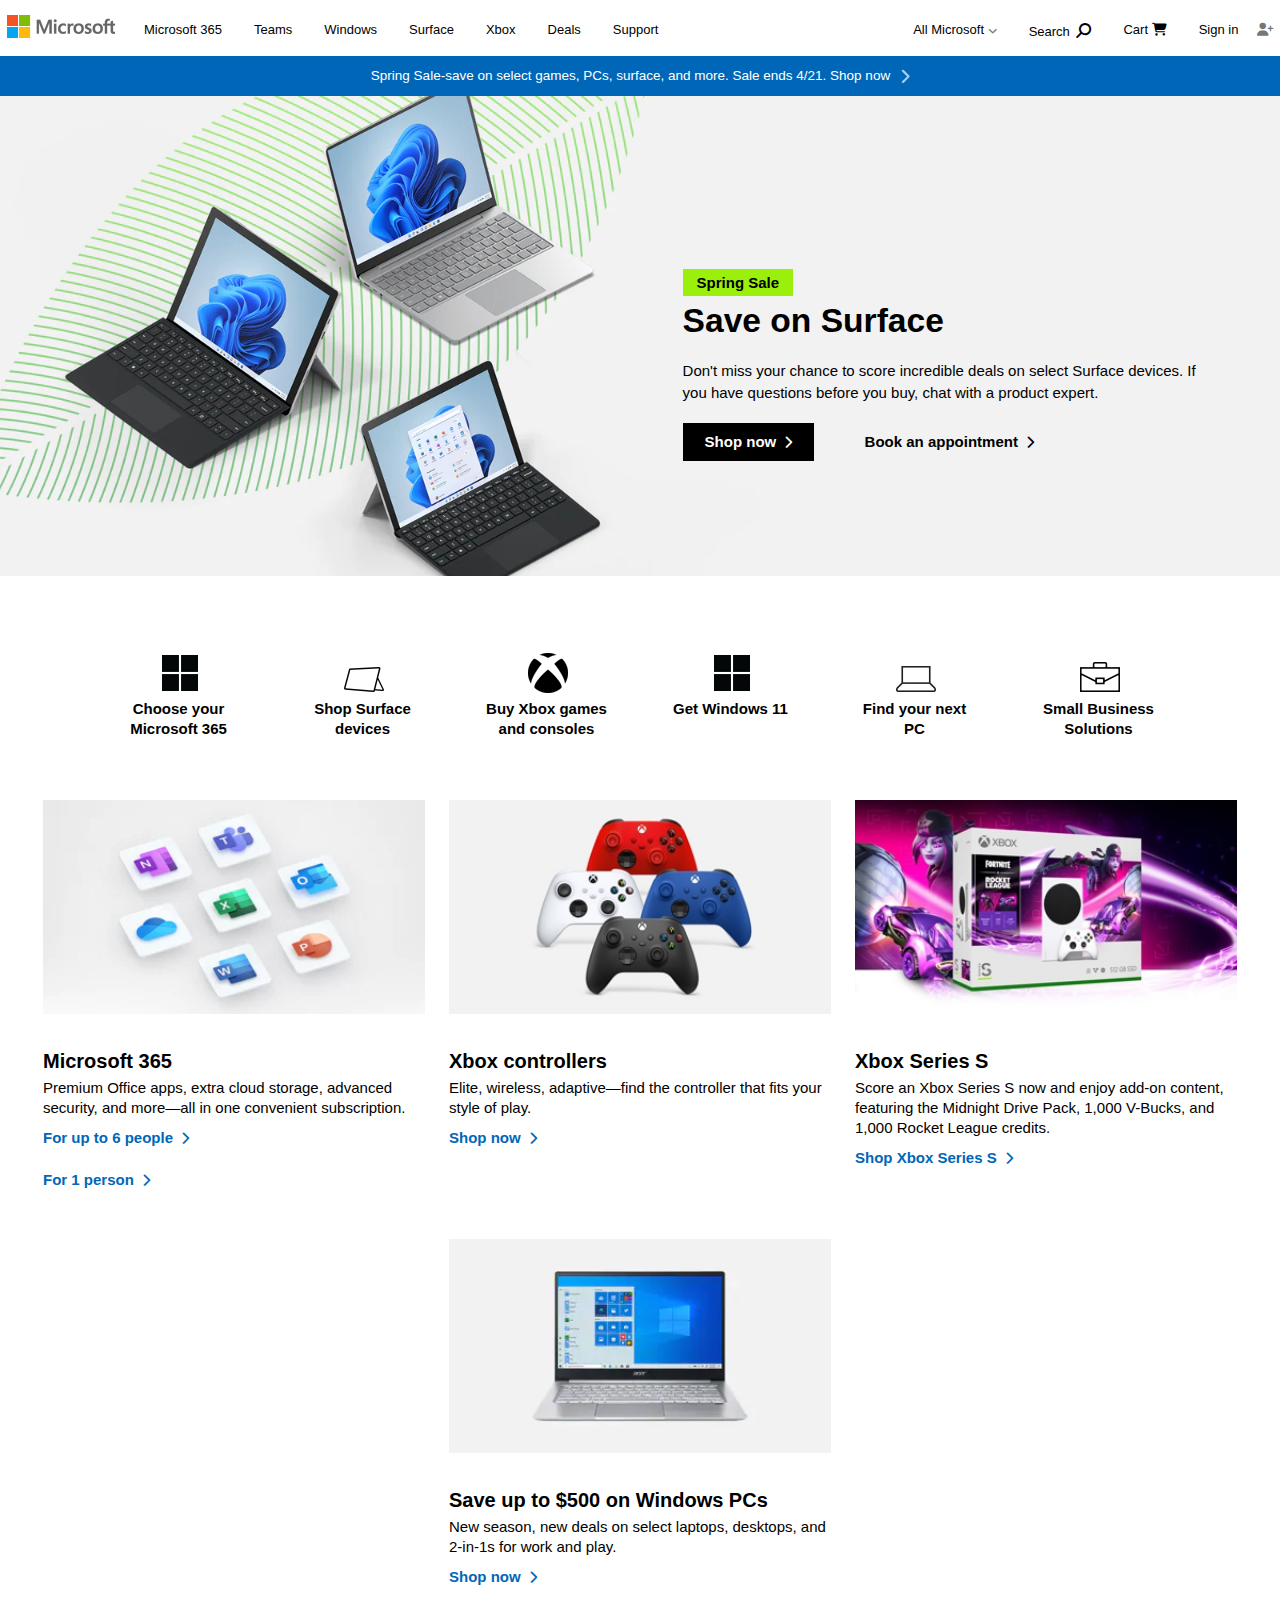
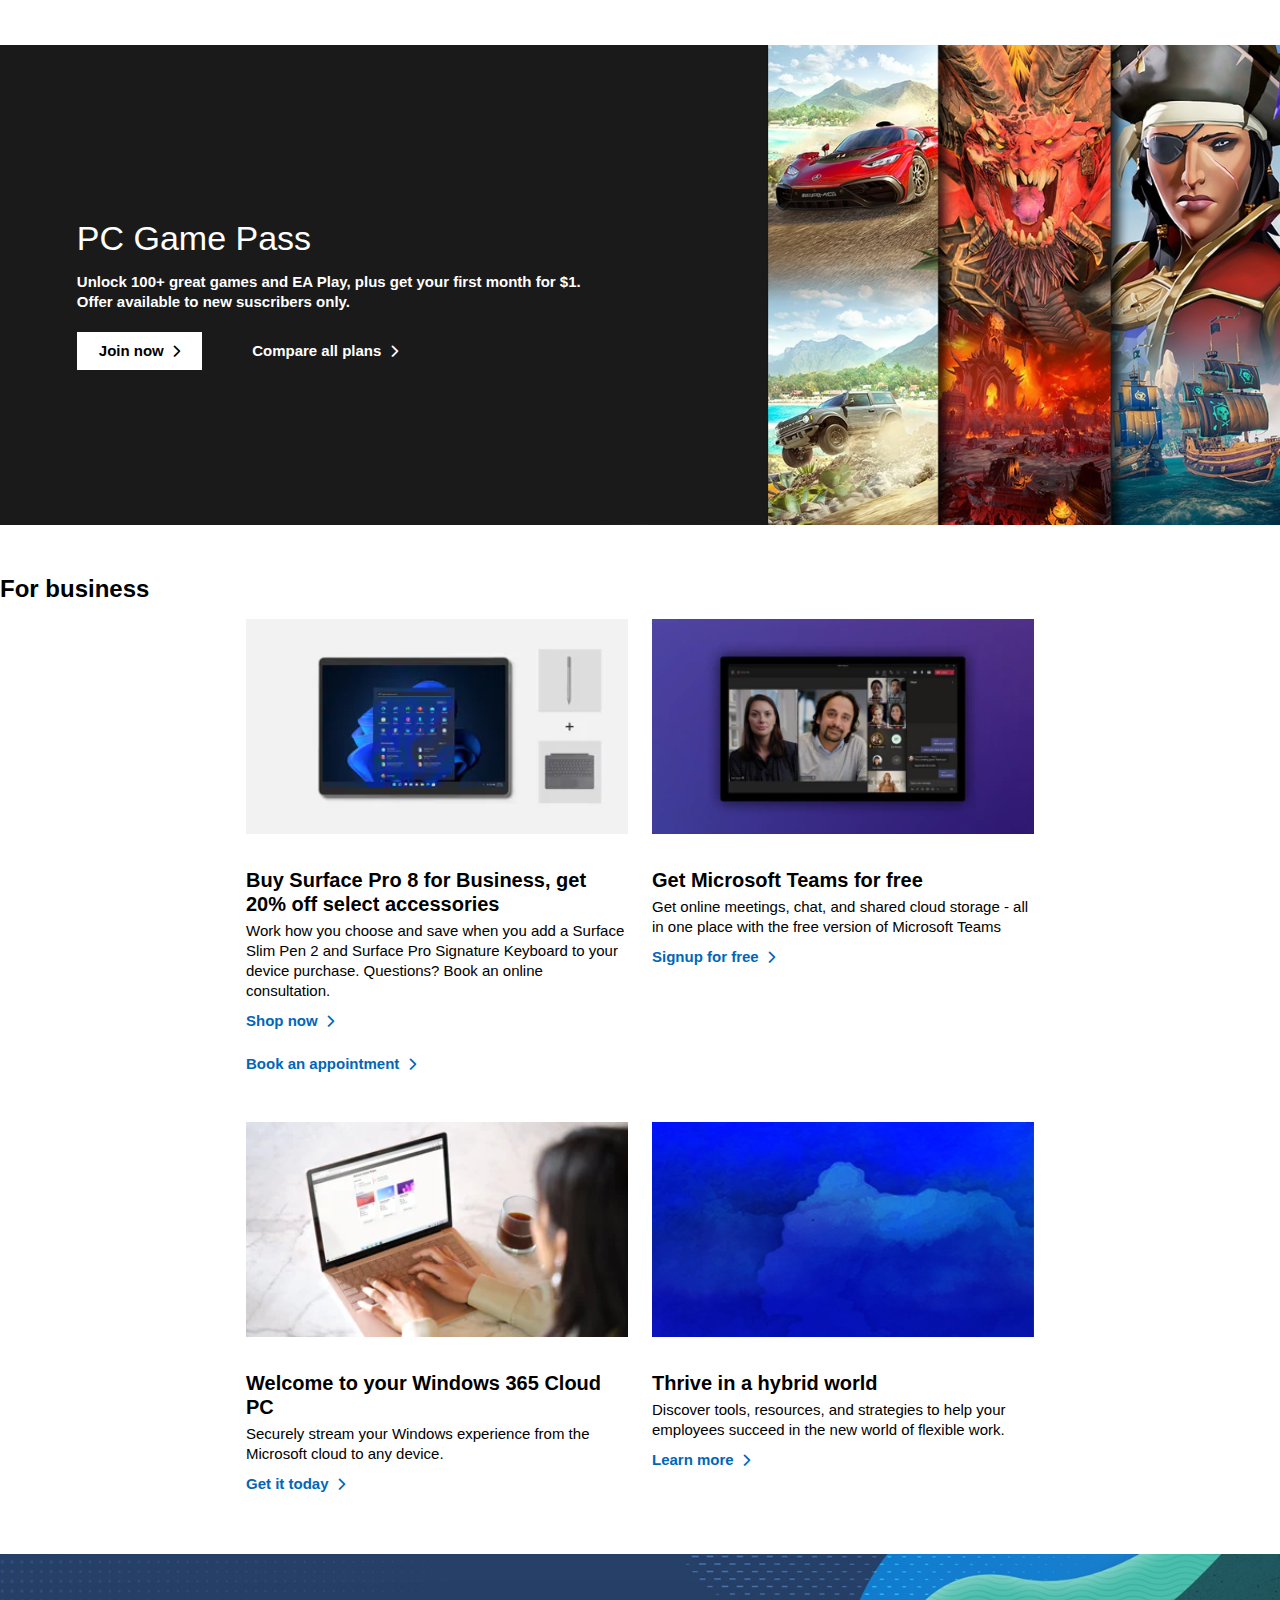
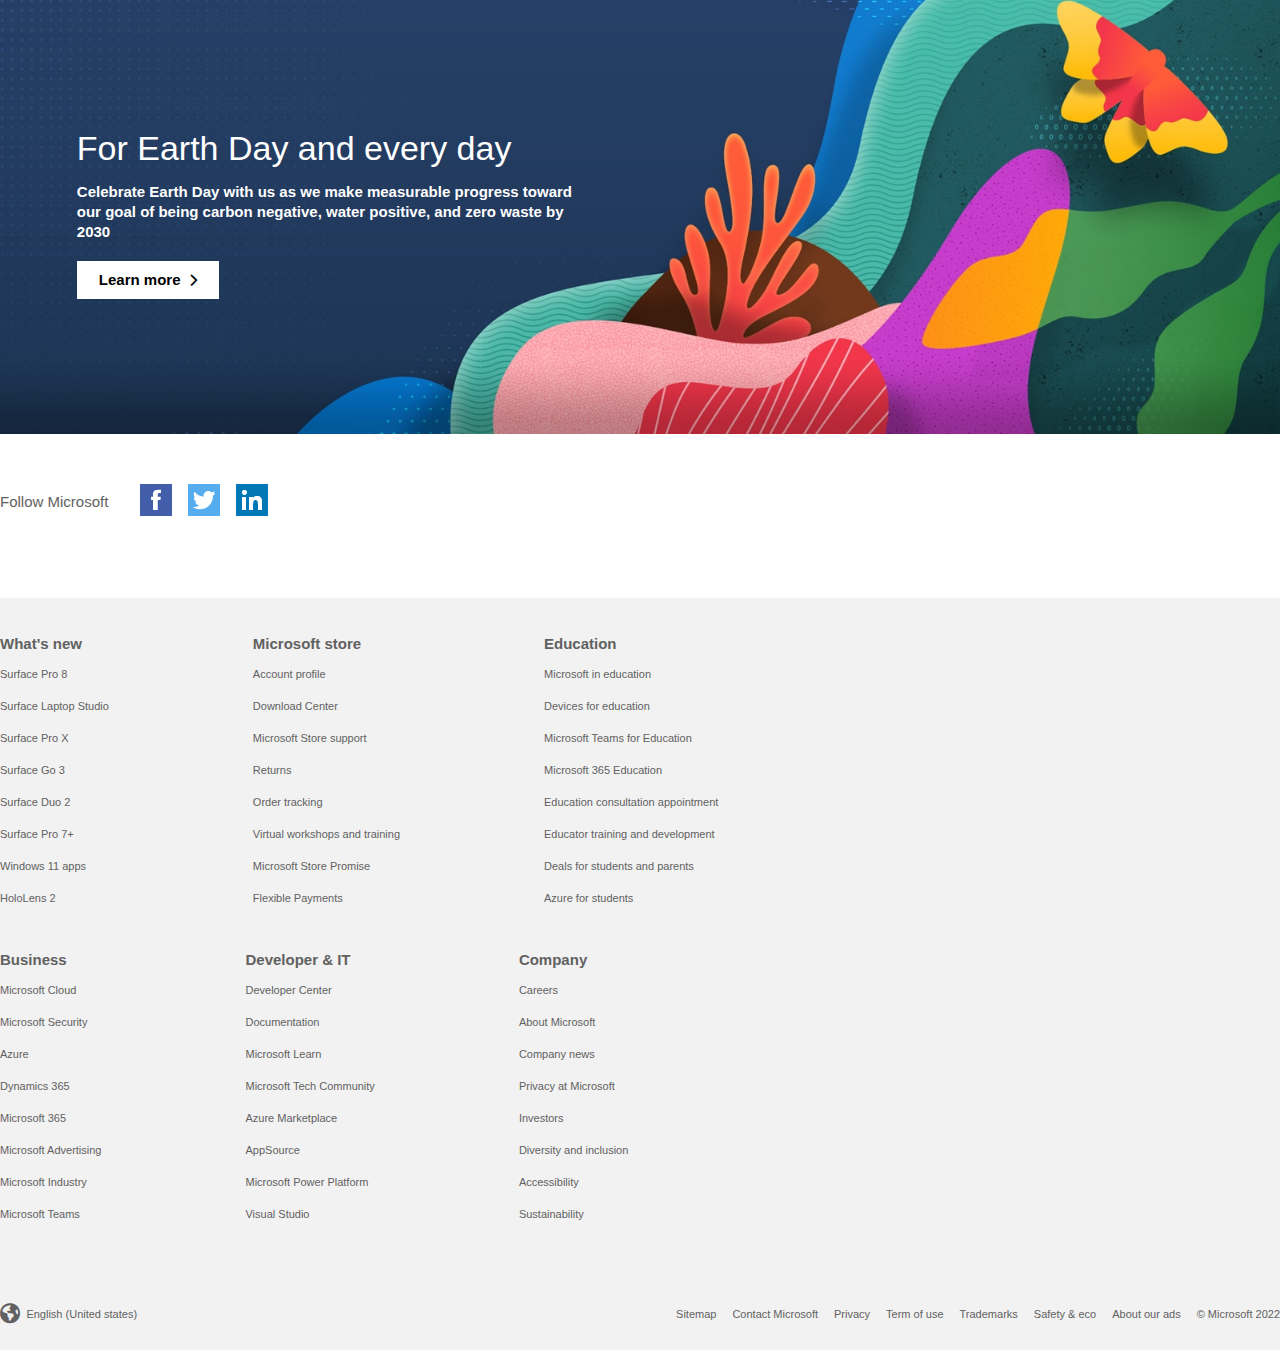
<file: index.html>
<!DOCTYPE html>
<html lang="en">

<head>
    <meta charset="UTF-8">
    <meta http-equiv="X-UA-Compatible" content="IE=edge">
    <meta name="viewport" content="width=device-width, initial-scale=1.0">

    <!-- font-awesome cdn-link   -->

    <link rel="stylesheet" href="https://cdnjs.cloudflare.com/ajax/libs/font-awesome/6.1.1/css/all.min.css" />

    <!-- links -->

    <link rel="shortcut icon" href="/assets/images/microsoft-favicon.png" type="image/x-icon">
    <link rel="stylesheet" href="assets/css/reset.css">
    <link rel="stylesheet" href="assets/css/style.css">

    <title>Microsoft-Cloud, Computers, Apps & Gaming Clone</title>
</head>

<body>

    <!--Start of the HEADER section  -->
    <header class="header__area">
        <div class="header__area-container container">

            <!-- ms logo  -->
            <div>
                <a href="./" class="logo">
                    <img src="assets/images/ms-logo.png" alt="Microsoft" class="logo-img"></a>
            </div>

            <!-- navigation links  -->
            <nav class="header__nav">

                <!-- start right navigation links -->
                <ul class="header__left-nav-links">

                    <li>
                        <a href="#Microsoft365">Microsoft 365</a>
                    </li>
                    <li>
                        <a href="#Teams">Teams</a>
                    </li>
                    <li>
                        <a href="#Windows">Windows</a>
                    </li>
                    <li>
                        <a href="#Surface">Surface</a>
                    </li>
                    <li>
                        <a href="#Xbox">Xbox</a>
                    </li>
                    <li>
                        <a href="#Deals">Deals</a>
                    </li>
                    <li>
                        <a href="#Support">Support</a>
                    </li>
                </ul>
                <!-- end of the right navigation links -->

                <!-- Start of Right navigation links  -->
                <ul class="header__right-nav-links">

                    <li>
                        <a href="#All Microsoft">All Microsoft</a>
                        <i class="fa fa-solid fa-chevron-down"></i>
                    </li>

                    <li>
                        <a href="#Search">Search</a>
                        <i class="fa fa-solid fa-magnifying-glass"></i>
                    </li>

                    <li>
                        <a href="#Cart" class="cart-shop">Cart </a>
                        <i class="fa fa-solid fa-cart-shopping"></i>
                    </li>

                    <li>
                        <a href="#Sign in">Sign in </a>
                        <i class="fa fa-solid fa-user-plus"></i>
                    </li>

                </ul>
                <!-- End of Right navigation links  -->

            </nav>

        </div>
        <!-- End of header container  -->

    </header>
    <!-- End of HEADER  -->

    <!-- Start of MAIN  -->
    <main class="main__area">

        <div class="main__area-container container">
            <!-- start of sales notification div  -->
            <div class="sales__notification">
                <a href="#">
                    Spring Sale-save on select games, PCs,  surface, and more. Sale ends 4/21. Shop now
                </a>
                <i class="fa-solid fa-chevron-right"></i>

            </div>
            <!-- end of sales notification  -->

            <!-- start of hero section  -->
            <section class="hero">

                <div class="hero__top">

                    <img src="assets/images/hero-1280-up.webp" alt="" class="hero__img">

                    <!-- hero hover text starts here  -->
                    <div class="hero__hover-text">

                        <h2>Save on Surface</h2>
                        <p>Don't miss your chance to score incredible deals on select Surface devices. If you have questions before you buy, chat with a product expert.</p>

                        <div class="btn btn__bg-black">
                            <a href="#" class="btn__color-white">
                                Shop now
                            </a>
                            <i class="fa-solid fa-chevron-right btn__color-white"></i>
                        </div>

                        <div class="btn btn__bg-clear">
                            <a href="#" class="btn__color-black">
                                Book an appointment
                            </a>
                            <i class="fa-solid fa-chevron-right btn__color-black"></i>
                        </div>

                    </div>
                    <!-- hero hover text ends here  -->
                </div>

                <!-- start of hero articles -->
                <div class="hero__articles">

                    <ul class="hero__articles-list">
                        <li class="ha__link">
                            <a href="#">
                                <img src="assets/images/microsoft.png" alt="Microsoft-365">
                                <div>Choose your Microsoft 365</div>
                            </a>
                        </li>
                        <li class="ha__link">
                            <a href="#">
                                <img src="assets/images/surface.webp" alt="Surface-Tablet">
                                <div>Shop Surface devices</div>
                            </a>
                        </li>
                        <li class="ha__link">
                            <a href="#">
                                <img src="assets/images/xbox.webp" alt="Xbox-logo">
                                <div>Buy Xbox games and consoles</div>
                            </a>
                        </li>
                        <li class="ha__link">
                            <a href="#">
                                <img src="assets/images/microsoft.png" alt="Windows-icon">
                                <div>Get Windows 11</div>
                            </a>
                        </li>
                        <li class="ha__link">
                            <a href="#">
                                <img src="assets/images/laptop.webp" alt="Laptop">
                                <div>Find your next PC</div>
                            </a>
                        </li>
                        <li class="ha__link">
                            <a href="#">
                                <img src="assets/images/handbag.webp" alt="Handbag">
                                <div>Small Business Solutions</div>
                            </a>
                        </li>
                    </ul>

                </div>
                <!-- end of hero articles list  -->

            </section>
            <!-- end section hero  -->

            <!-- start of shop-articles section  -->
            <section class="shop__articles">
                <article class="article__col">

                    <img src="assets/images/Microsoft-365.webp" alt="Microsoft 365" class="article__img">

                    <div class="article__text">

                        <h2>Microsoft 365</h2>
                        <p>
                            Premium Office apps, extra cloud storage, advanced security, and more—all in one convenient subscription.
                        </p>

                        <div>
                            <div class="btn btn__bg-clear">
                                <a href="#" class="btn__color-blue">For up to 6 people</a>
                                <i class="fa-solid fa-chevron-right btn__color-blue"></i>
                            </div>

                            <div class="btn btn__bg-clear">
                                <a href="#" class="btn__color-blue">For 1 person</a>
                                <i class="fa-solid fa-chevron-right btn__color-blue"></i>
                            </div>
                        </div>

                    </div>
                </article>

                <article class="article__col">
                    <img src="assets/images/Xbox-controller.jpg" alt="Xbox controllers">
                    <div class="article__text">
                        <h2>Xbox controllers</h2>
                        <p>Elite, wireless, adaptive—find the controller that fits your style of play.
                        </p>

                        <div class="btn btn__bg-clear">
                            <a href="#" class="btn__color-blue">Shop now</a>
                            <i class="fa-solid fa-chevron-right btn__color-blue"></i>
                        </div>

                    </div>
                </article>

                <article class="article__col">
                    <img src="assets/images/Xbox-series-S.jpg" alt="Xbox Series S">
                    <div class="article__text">
                        <h2>Xbox Series S</h2>
                        <p>Score an Xbox Series S now and enjoy add-on content, featuring the Midnight Drive Pack, 1,000 V-Bucks, and 1,000 Rocket League credits.
                        </p>
                        <div class="btn btn__bg-clear">
                            <a href="#" class="btn__color-blue">Shop Xbox Series S</a>
                            <i class="fa-solid fa-chevron-right btn__color-blue"></i>
                        </div>
                    </div>
                </article>

                <article class="article__col">
                    <img src="assets/images/Windows-pc.webp" alt="Computer">
                    <div class="article__text">
                        <h2>Save up to $500 on Windows PCs</h2>
                        <p>New season, new deals on select laptops, desktops, and 2-in-1s for work and play.
                        </p>

                        <div class="btn btn__bg-clear">
                            <a href="#" class="btn__color-blue">Shop now</a>
                            <i class="fa-solid fa-chevron-right btn__color-blue"></i>
                        </div>
                    </div>
                </article>

            </section>
            <!-- end of shop-articles section  -->

            <!-- start of pad hero-1 section  -->
            <section class="pad__hero">

                <img src="assets/images/PC-games-pass.jpg" alt="pad-hero-image">

                <div class="pad-hero__hover-text btn__color-white">

                    <div>
                        <h2>PC Game Pass</h2>

                        <p>
                            Unlock 100+ great games and EA Play, plus get your first month for $1. Offer available to new suscribers only.
                        </p>
                    </div>

                    <div class="pad-hero__btn">

                        <div class="btn btn__bg-white">
                            <a href="#" class="btn__color-black">
                                Join now
                            </a>
                            <i class="fa-solid fa-chevron-right btn__color-black"></i>
                        </div>

                        <div class="btn btn__bg-clear">
                            <a href="#" class="btn__color-white">
                                Compare all plans
                            </a>
                            <i class="fa-solid fa-chevron-right btn__color-white"></i>
                        </div>

                    </div>

                </div>
            </section>
            <!-- end of pad hero-1 section  -->

            <!-- willy's part starts here  -->

            <div class="business">
                <h2 class="business__h2">For business</h2>
            </div>

            <!--start section2 services-->
            <section class="shop__articles">

                <div class="articles__row">

                    <article class="article__col">

                        <img src="./assets/images/buy-surface-pro.webp" alt="one" class="article__img">

                        <div class="article__text">

                            <h2>Buy Surface Pro 8 for Business, get 20% off select accessories</h2>
                            <p>
                                Work how you choose and save when you add a Surface Slim Pen 2 and Surface Pro Signature Keyboard to your device purchase. Questions? Book an online consultation.
                            </p>

                            <div>
                                <div class="btn btn__bg-clear">
                                    <a href="#" class="btn__color-blue">Shop now</a>
                                    <i class="fa-solid fa-chevron-right btn__color-blue"></i>
                                </div>

                                <div class="btn btn__bg-clear">
                                    <a href="#" class="btn__color-blue">Book an appointment</a>
                                    <i class="fa-solid fa-chevron-right btn__color-blue"></i>
                                </div>
                            </div>

                        </div>
                    </article>

                    <article class="article__col">

                        <img src="./assets/images/ms-teams.webp" alt="one" class="article__img">

                        <div class="article__text">

                            <h2>Get Microsoft Teams for free</h2>
                            <p>
                                Get online meetings, chat, and shared cloud storage - all in one place with the free version of Microsoft Teams
                            </p>

                            <div>
                                <div class="btn btn__bg-clear">
                                    <a href="#" class="btn__color-blue">Signup for free</a>
                                    <i class="fa-solid fa-chevron-right btn__color-blue"></i>
                                </div>
                            </div>

                        </div>
                    </article>

                </div>

                <div class="articles__row">

                    <article class="article__col">

                        <img src="./assets/images/Windows-365-Cloud.webp" alt="one" class="article__img">

                        <div class="article__text">

                            <h2>Welcome to your Windows 365 Cloud PC</h2>
                            <p>
                                Securely stream your Windows experience from the Microsoft cloud to any device.
                            </p>

                            <div>
                                <div class="btn btn__bg-clear">
                                    <a href="#" class="btn__color-blue">Get it today</a>
                                    <i class="fa-solid fa-chevron-right btn__color-blue"></i>
                                </div>
                            </div>

                        </div>
                    </article>

                    <article class="article__col">

                        <img src="./assets/images/Thrive.jpg" alt="one" class="article__img">

                        <div class="article__text">

                            <h2>Thrive in a hybrid world</h2>
                            <p>
                                Discover tools, resources, and strategies to help your employees succeed in the new world of flexible work.
                            </p>

                            <div>
                                <div class="btn btn__bg-clear">
                                    <a href="#" class="btn__color-blue">Learn more</a>
                                    <i class="fa-solid fa-chevron-right btn__color-blue"></i>
                                </div>
                            </div>

                        </div>
                    </article>

                </div>
                <!-- end of right content article column  -->

            </section>
            <!--end of section2 services-->

            <!--start of pad-hero-2 image-->
            <section class="pad__hero">

                <img src="assets/images/RE4Ukqx.jpg" alt="pad-hero-image">

                <div class="pad-hero__hover-text btn__color-white">

                    <div>
                        <h2>For Earth Day and every day</h2>

                        <p>
                            Celebrate Earth Day with us as we make measurable progress toward our goal of being carbon negative, water positive, and zero waste by 2030
                        </p>
                    </div>

                    <div class="pad-hero__btn">

                        <div class="btn btn__bg-white">
                            <a href="#" class="btn__color-black">
                                Learn more
                            </a>
                            <i class=" fa-solid fa-chevron-right btn__color-black"></i>
                        </div>

                    </div>

                </div>
            </section>
            <!--end pad-hero-2 image-->

            <!--start social follow-->
            <div class="social__follow ">

                <span>Follow Microsoft</span>

                <a href="www.facebook.com ">
                    <img src="./assets/images/facebook.png " alt="facebook ">
                </a>

                <a href="www.twitter.com ">
                    <img src="./assets/images/twitter.png " alt="twitter ">
                </a>

                <a href="https://fr.linkedin.com/ ">
                    <img src="./assets/images/linkedin.png " alt="linkedin ">
                </a>

            </div>
            <!-- end of social follow  -->
        </div>
        <!-- end of main container div  -->

    </main>
    <!-- End of MAIN  -->

    <!-- Start of FOOTER  -->
    <footer>
        <div class="footer__Area container ">

            <!-- start of top footer -->
            <div class="top__footer_section ">

                <div class="left__footer-list ">
                    <!--first column-->
                    <div class="footer__list ">
                        <h1 class="footer__heading ">What's new</h1>

                        <ul class="top__footer_link_stuff ">
                            <li><a class="footer__top_link " href="# ">Surface Pro 8</a></li>
                            <li><a class="footer__top_link " href="# ">Surface Laptop Studio</a></li>
                            <li><a class="footer__top_link " href="# ">Surface Pro X</a></li>
                            <li><a class="footer__top_link " href="# ">Surface Go 3</a></li>
                            <li><a class="footer__top_link " href="# ">Surface Duo 2</a></li>
                            <li><a class="footer__top_link " href="# ">Surface Pro 7+</a></li>
                            <li><a class="footer__top_link " href="# ">Windows 11 apps</a></li>
                            <li><a class="footer__top_link " href="# ">HoloLens 2</a></li>
                        </ul>
                    </div>
                    <!-- end of first column  -->


                    <!--start of second column-->
                    <div class="footer__list ">

                        <h1 class="footer__heading ">Microsoft store</h1>

                        <ul class="top__footer_link_stuff ">

                            <li><a class="footer__top_link " href="# ">Account profile</a></li>
                            <li><a class="footer__top_link " href="# ">Download Center</a></li>
                            <li><a class="footer__top_link " href="# ">Microsoft Store support</a></li>
                            <li><a class="footer__top_link " href="# ">Returns</a></li>
                            <li><a class="footer__top_link " href="# ">Order tracking</a></li>
                            <li><a class="footer__top_link " href="# ">Virtual workshops and training</a></li>
                            <li><a class="footer__top_link " href="# ">Microsoft Store Promise</a></li>
                            <li><a class="footer__top_link " href="# ">Flexible Payments</a></li>
                        </ul>
                    </div>
                    <!-- end of second column  -->


                    <!-- start of third column-->

                    <div class="footer__list ">


                        <h1 class="footer__heading ">Education</h1>

                        <ul class="top__footer_link_stuff ">
                            <li><a class="footer__top_link " href="# ">Microsoft in education</a></li>
                            <li><a class="footer__top_link " href="# ">Devices for education</a></li>
                            <li><a class="footer__top_link " href="# ">Microsoft Teams for Education</a></li>
                            <li><a class="footer__top_link " href="# ">Microsoft 365 Education</a></li>
                            <li><a class="footer__top_link " href="# ">Education consultation appointment</a></li>
                            <li><a class="footer__top_link " href="# ">Educator training and development</a></li>
                            <li><a class="footer__top_link " href="# ">Deals for students and parents</a></li>
                            <li><a class="footer__top_link " href="# ">Azure for students</a></li>
                        </ul>
                    </div>
                    <!--end of third column-->
                </div>

                <div class="right__footer-list ">
                    <!--start of fourth colum-->
                    <div class="footer__list ">

                        <h1 class="footer__heading ">Business</h1>

                        <ul class="top__footer_link_stuff ">
                            <li><a class="footer__top_link " href="# ">Microsoft Cloud</a></li>
                            <li><a class="footer__top_link " href="# ">Microsoft Security</a></li>
                            <li><a class="footer__top_link " href="# ">Azure</a></li>
                            <li><a class="footer__top_link " href="# ">Dynamics 365</a></li>
                            <li><a class="footer__top_link " href="# ">Microsoft 365</a></li>
                            <li><a class="footer__top_link " href="# ">Microsoft Advertising</a></li>
                            <li><a class="footer__top_link " href="# ">Microsoft Industry</a></li>
                            <li><a class="footer__top_link " href="# ">Microsoft Teams</a></li>
                        </ul>
                    </div>
                    <!--end of fourth colum-->


                    <!--fifth colum-->
                    <div class="footer__list ">

                        <h1 class="footer__heading ">Developer & IT</h1>

                        <ul class="top__footer_link_stuff ">
                            <li><a class="footer__top_link " href="# ">Developer Center</a></li>
                            <li><a class="footer__top_link " href="# ">Documentation</a></li>
                            <li><a class="footer__top_link " href="# ">Microsoft Learn</a></li>
                            <li><a class="footer__top_link " href="# ">Microsoft Tech Community</a></li>
                            <li><a class="footer__top_link " href="# ">Azure Marketplace</a></li>
                            <li><a class="footer__top_link " href="# ">AppSource</a></li>
                            <li><a class="footer__top_link " href="# ">Microsoft Power Platform</a></li>
                            <li><a class="footer__top_link " href="# ">Visual Studio</a></li>
                        </ul>
                    </div>

                    <!--sixth colum-->
                    <div class="footer__list ">

                        <h1 class="footer__heading ">Company</h1>

                        <ul class="top__footer_link_stuff ">
                            <li><a class="footer__top_link " href="# ">Careers</a></li>
                            <li><a class="footer__top_link " href="# ">About Microsoft</a></li>
                            <li><a class="footer__top_link " href="# ">Company news</a></li>
                            <li><a class="footer__top_link " href="# ">Privacy at Microsoft</a></li>
                            <li><a class="footer__top_link " href="# ">Investors</a></li>
                            <li><a class="footer__top_link " href="# ">Diversity and inclusion</a></li>
                            <li><a class="footer__top_link " href="# ">Accessibility</a></li>
                            <li><a class="footer__top_link " href="# ">Sustainability</a></li>
                        </ul>
                    </div>
                </div>

            </div>
            <!-- end of top footer  -->

            <!--start of bottom footer-->
            <div class="bottom__footer">

                <div class="globe ">
                    <i class="fa-solid fa-earth-americas"></i>
                    <a href="# ">English (United states)</a>
                </div>

                <ul class="footer__bottom_list ">
                    <li><a class="footer__bottom_link " href="# ">Sitemap</a></li>
                    <li><a class="footer__bottom_link " href="# ">Contact Microsoft</a></li>
                    <li><a class="footer__bottom_link " href="# ">Privacy</a></li>
                    <li><a class="footer__bottom_link " href="# ">Term of use</a></li>
                    <li><a class="footer__bottom_link " href="# ">Trademarks</a></li>
                    <li><a class="footer__bottom_link " href="# ">Safety & eco</a></li>
                    <li><a class="footer__bottom_link " href="# ">About our ads</a></li>
                    <li><a class="footer__bottom_link " href="# ">&copy; Microsoft 2022</a></li>
                </ul>
            </div>
            <!--end bottom footer-->

        </div>

        </main>
        <!-- End of MAIN  -->

        <!-- Start of FOOTER  -->
        <footer class="footer__area container">


        </footer>
        <!-- End of FOOTER  -->
</body>

</html>
</file>
<file: assets/css/style.css>
*,
*:before,
*:after {
    box-sizing: border-box;
}

body {
    font-size: 15px;
    font-family: 'Segoe UI', SegoeUI, "Helvetica Neue", Helvetica, sans-serif;
    color: #000;
    min-width: 310px;
    /* width: 100%; */
}

.container {
    width: 100%;
    max-width: 1600px;
    margin: 0 auto;
}


/* start of header css  */

.header__area {
    font-size: 13px !important;
    min-height: 54px;
    margin-bottom: 2px;
}

.header__area a {
    color: #000;
    text-decoration: none;
}

.header__area-container {
    display: flex;
    flex-wrap: wrap;
    white-space: nowrap;
    justify-content: space-between;
    align-items: center;
    font-size: 13px !important;
    padding: 0px 7px;
    /* background-color: aliceblue; */
}

.logo {
    position: relative;
    float: left;
    height: 100%;
    width: 137px;
}

.logo-img {
    width: 108px;
    height: 23px;
}

.header__nav {
    display: flex;
    flex-wrap: wrap;
    /* white-space: nowrap; */
    justify-content: space-between;
    flex: 1;
    min-height: 54px;
}

.header__left-nav-links,
.header__right-nav-links {
    display: flex;
    align-items: center;
    /* background-color: blueviolet; */
}

.header__nav li {
    max-height: 9px;
}

.header__left-nav-links li,
.header__right-nav-links li:not(:last-child) {
    margin-right: 2rem;
    /* background-color: #0067B8; */
}

.header__left-nav-links li a:hover,
.header__right-nav-links li a:hover {
    padding: 2px 0px;
    border-bottom: 2px #000 solid;
}

.fa-magnifying-glass {
    font-size: 15px !important;
    margin-left: 3px;
    transform: rotate(90deg);
}

.fa-user-plus {
    margin-left: 15px;
    color: #777;
}

.fa-chevron-down {
    font-size: 9px;
    color: #777;
}


/* end of header css  */


/* Main CSS  */

main {
    margin-bottom: 5rem;
}

.sales__notification {
    display: flex;
    max-width: calc(1600px + 10%);
    margin: 0 auto;
    padding-left: 5%;
    padding-right: 5%;
    height: 40px;
    align-items: center;
    justify-content: center;
    background-color: #0067B8;
    color: #fff;
    font-size: 13.5px !important;
}

.sales__notification a {
    text-decoration: none;
    color: #fff !important;
}

.sales__notification:hover {
    cursor: pointer;
}

.sales__notification a:hover {
    text-decoration: underline;
}

.sales__notification i {
    transition: transform 200ms ease-in-out;
}

.sales__notification:hover i {
    transform: translateX(50%);
}

.sales__notification .fa-chevron-right {
    opacity: 0.7;
    margin-left: 10px;
    font-size: 15px !important;
}


/* start of hero css  */

.hero {
    position: relative;
}

.hero__top {
    margin-bottom: 48px;
}

.hero__top img {
    width: 100%;
    max-width: 1600;
}

.hero__hover-text {
    position: absolute;
    right: 6.05%;
    top: 27.4%;
    line-height: 22px;
    background-color: #F2F2F2;
    max-width: 520px;
    z-index: 1;
}

.hero__hover-text h2 {
    font-weight: 600;
    font-size: 2.1rem;
    margin-bottom: 1.7rem;
    margin-top: 1rem;
}

.hero__hover-text::before {
    content: 'Spring Sale';
    background-color: #9BF00B;
    padding: 5px 14px;
    font-weight: 600;
}

.hero__hover-text p {
    margin-bottom: 1.2rem;
}

.hero__articles {
    display: flex;
    justify-content: center;
    align-items: center;
    text-align: center;
    max-height: 129px;
    margin-bottom: 48px;
}

.hero__articles-list {
    display: flex;
    flex-wrap: wrap;
    max-height: 114px;
    padding-top: 15px;
}

.ha__link {
    display: flex;
    flex-direction: column;
}

.ha__link a {
    display: inline-block;
    padding: 12px 6px;
    width: 184px;
    min-height: 44px;
    text-decoration: none;
    color: #000;
    font-weight: 600;
}

.ha__link a:hover {
    text-decoration: underline;
}

.ha__link a div {
    margin: auto;
    max-height: 60px;
    line-height: 20px;
    width: 100%;
    max-width: 125px;
    overflow: hidden;
    text-align: center;
    white-space: normal;
    margin-left: 22px;
    margin-top: 4px;
}


/* end of hero css */


/* buttons css + animation */

.btn {
    display: inline-block;
    align-items: center;
    text-decoration: none;
    position: relative;
    left: 0;
    text-overflow: clip;
    overflow: hidden;
    line-height: 18.5px;
    padding: 10px 22px;
    text-decoration: none;
    font-weight: 600;
    margin-right: 24px;
}

.article__text .btn {
    padding: 11px 25px 11px 0px;
}

.article__text .btn i {
    margin-right: 15px;
}

.btn__bg-clear {
    background-color: none;
}

.btn__color-black {
    color: #000;
}

.btn__bg-white {
    background-color: #fff;
}

.btn__bg-black {
    background-color: #000;
}

.btn__color-white {
    color: #fff;
}

.btn__color-blue {
    color: #0067B8;
}

.btn a {
    text-decoration: none;
}

.btn:hover {
    cursor: pointer;
}

.btn:hover a {
    border-bottom: 2px solid;
}

.btn i {
    transition: transform 200ms ease-in-out;
}

.btn:hover i {
    transform: translateX(50%);
}

.btn .fa-chevron-right {
    padding-left: 4px;
    font-size: 13px !important;
}


/* end of button css  */


/* for-business section css  */

.business .business__h2 {
    font-size: 24px;
    line-height: 28px;
    padding: 36px 0 4px;
    padding-top: 2.25rem;
    font-weight: 600;
    padding-top: 0;
}


/* for-business section css  */


/* start of articles css */

.shop__articles {
    /* background-color: green; */
    display: flex;
    flex-wrap: wrap;
    justify-content: center;
    gap: 1.5rem;
    margin-bottom: 3rem;
}

.articles__row {
    display: flex;
    flex-wrap: wrap;
    gap: 1.5rem;
}

.article__col {
    width: 100%;
    max-width: 382px;
    height: auto;
    display: flex;
    flex-direction: column;
    margin-top: .75rem;
    cursor: pointer;
    padding: 0;
}

.article__text {
    display: flex;
    flex-direction: column;
    justify-content: space-between;
}

.article__col>img {
    width: 100%;
    max-width: 382px;
    padding-bottom: 2.1rem;
}

.article__text h2 {
    padding-top: 1px;
    /* padding-bottom: 2px; */
    font-size: 20px;
    font-weight: 600;
    margin-bottom: .3rem;
    line-height: 24px;
}

.article__text p {
    line-height: 20px;
}


/* end of articles css */


/* start of pad-hero-image css */

.pad__hero {
    position: relative;
    margin-bottom: 3rem;
}

.pad__hero img {
    width: 100%;
    max-width: 100rem;
}

.pad-hero__hover-text {
    position: absolute;
    left: 6%;
    top: 38%;
    max-width: 32.5rem;
    box-sizing: content-box;
    max-height: 7rem;
    z-index: 1;
}

.pad-hero__hover-text h2 {
    font-size: 2.125rem;
    margin-bottom: 1.5rem;
    line-height: 20px;
}

.pad-hero__hover-text p {
    font-weight: 600;
    max-height: 5rem;
    margin-bottom: 1.2rem;
    line-height: 20px;
}


/* end of pad hero css  */


/* social follow start here */

.social__follow {
    display: flex;
    align-items: center;
    color: #616161;
    margin-top: 1.5rem;
    gap: 1rem;
}

.social__follow span {
    margin-right: 1rem;
}

.social__follow a:hover {
    opacity: .8;
}


/* social follow end here */


/*footer start here */

footer {
    background-color: #f2f2f2;
    margin-top: 3rem;
    font-size: 11px !important;
}

.footer__Area-container {
    flex-wrap: wrap;
    justify-content: center;
}

.footer__Area a {
    text-decoration: none;
    color: #616161;
}

.footer__Area a:hover {
    text-decoration: underline;
}

.top__footer_section {
    display: flex;
    flex-wrap: wrap;
    margin-bottom: 3rem;
}

.right__footer-list,
.left__footer-list {
    width: 100%;
    max-width: 50rem;
    display: flex;
    justify-content: flex-start;
    gap: 9rem;
}

.footer__list {
    display: flex;
    flex-direction: column;
    color: #616161;
}

.footer__heading {
    padding: 36px 0 4px;
    font-weight: 600;
    font-size: 15px !important;
    line-height: 20px;
}

.top__footer_link_stuff {
    line-height: 1rem;
}

.top__footer_link_stuff li {
    padding: 8px 0;
}

.footer__bottom_link,
.footer__top_link:hover {
    text-decoration: underline;
    line-height: 16px;
}

.footer__bottom_link {
    font-size: 11px;
}

.bottom__footer {
    position: relative;
    display: flex;
    align-items: center;
    justify-content: space-between;
    min-height: 72px;
}

.footer__bottom_list {
    display: flex;
    gap: 1rem;
}

.globe {
    display: flex;
    align-items: center;
    gap: .4rem;
}

.fa-earth-americas {
    font-size: 20px;
    display: block;
    color: #616161;
}


/* footer css ends here  */
</file>
